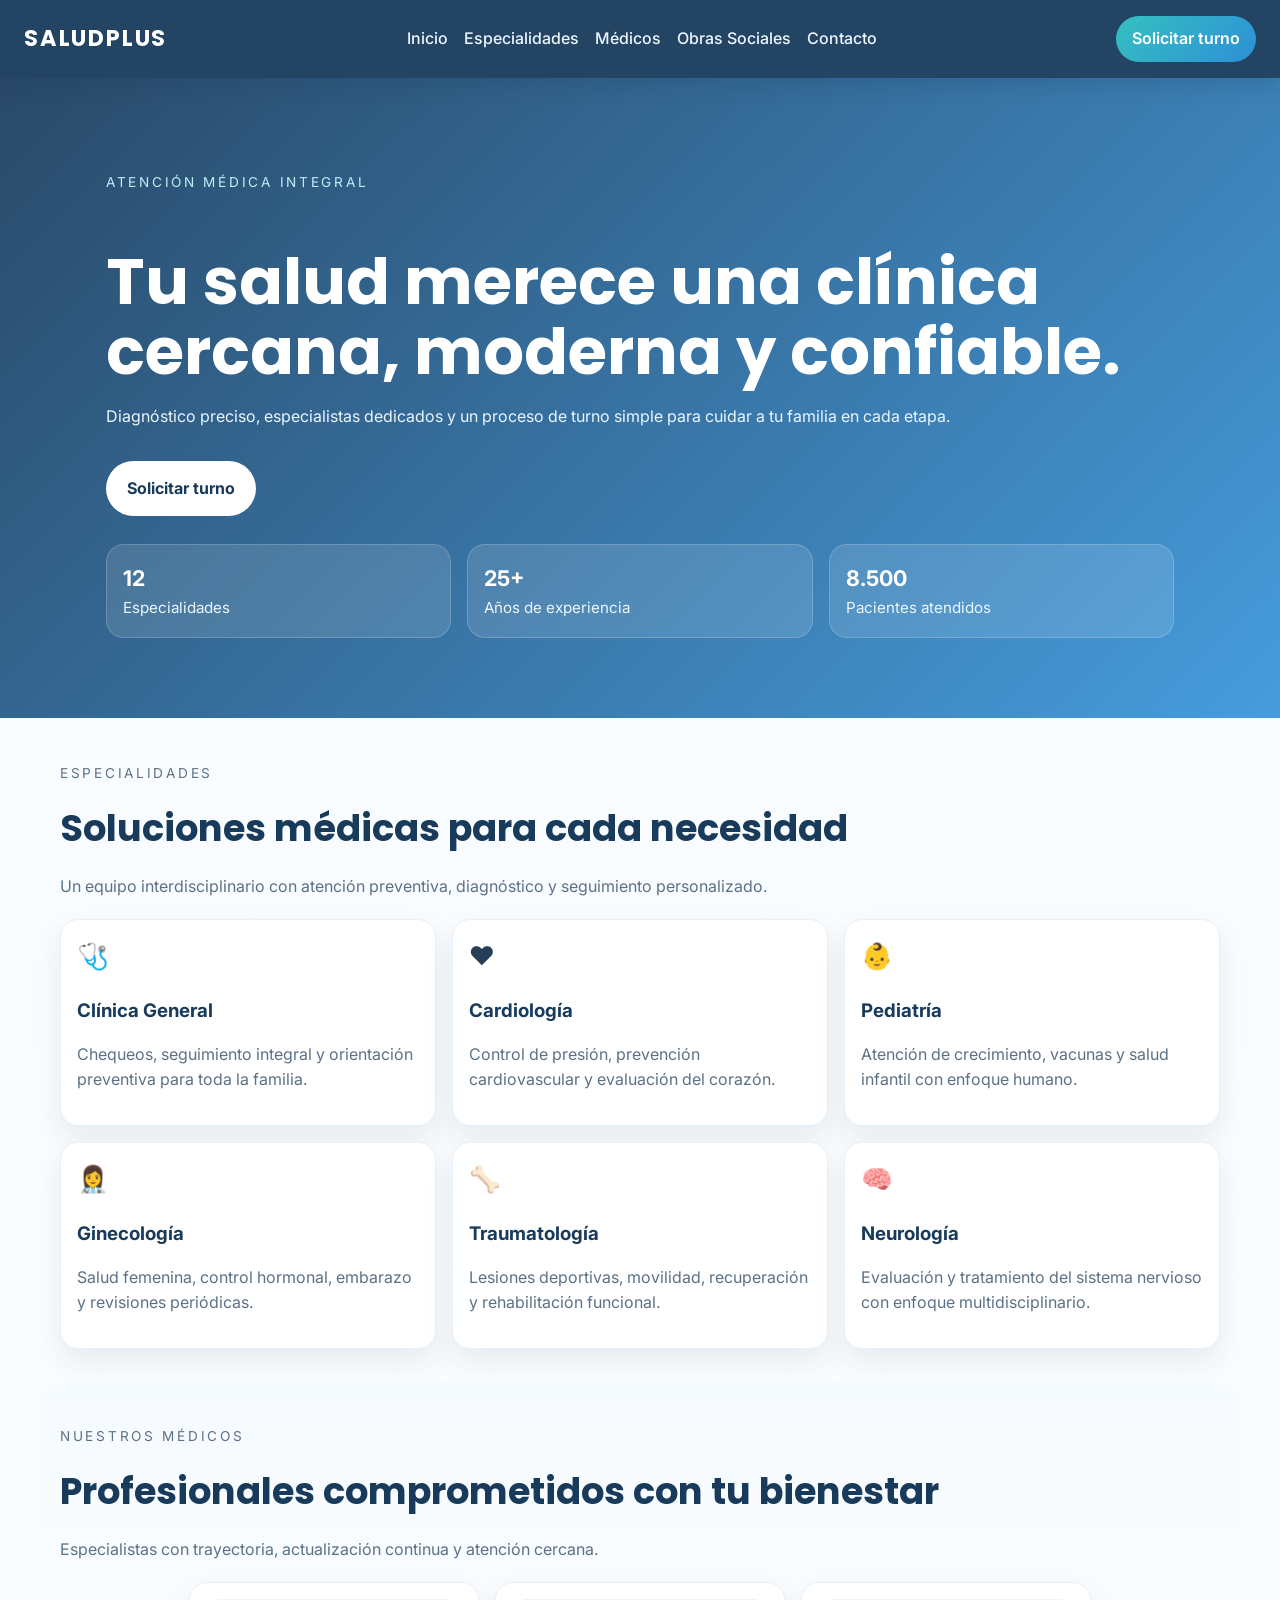
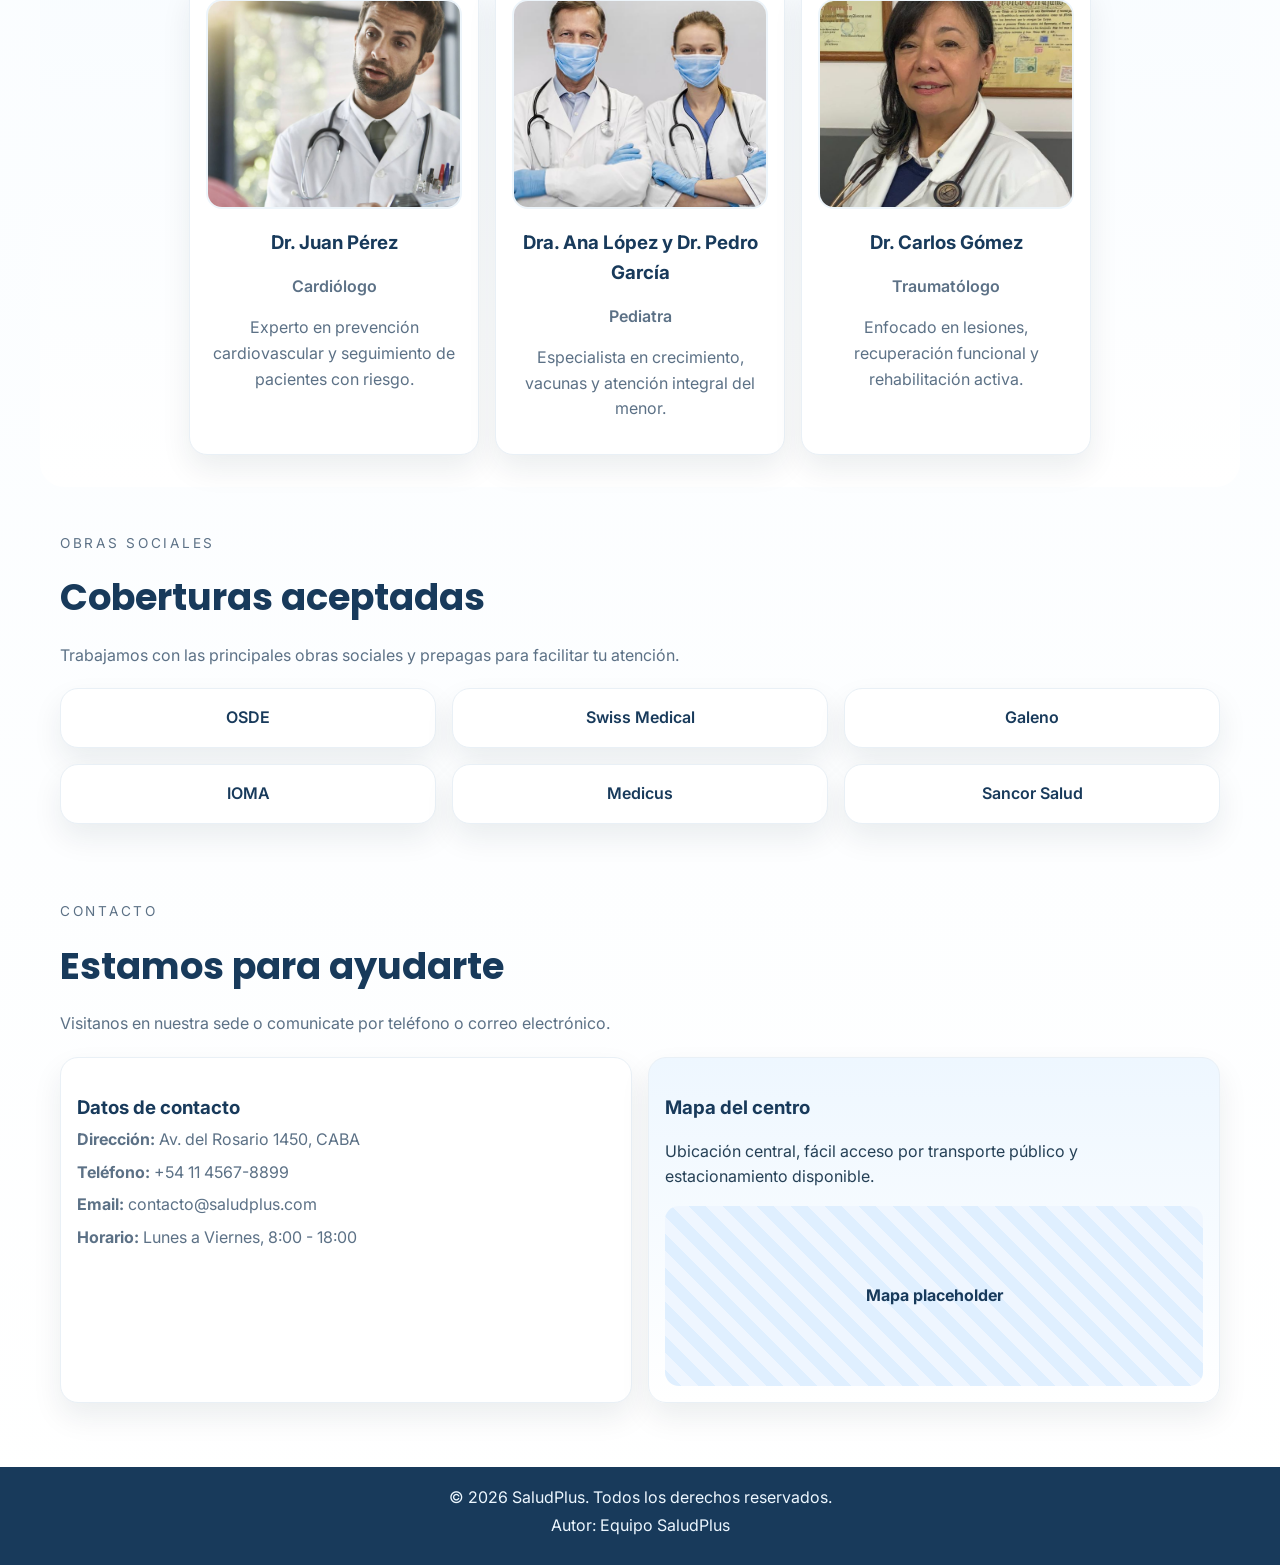
<file: index.html>
<!DOCTYPE html>
<html lang="es">
<head>
  <meta charset="UTF-8">
  <meta name="viewport" content="width=device-width, initial-scale=1.0">
  <meta name="description" content="SaludPlus: clínica médica moderna con especialidades, profesionales y turnos online.">
  <title>SaludPlus | Clínica Médica</title>
  <link rel="preconnect" href="https://fonts.googleapis.com">
  <link rel="preconnect" href="https://fonts.gstatic.com" crossorigin>
  <link href="https://fonts.googleapis.com/css2?family=Inter:wght@400;500;600;700;800&family=Poppins:wght@500;600;700&display=swap" rel="stylesheet">
  <link rel="stylesheet" href="css/style.css">
</head>
<body>
  <header class="header">
    <a class="logo" href="#inicio">SaludPlus</a>
    <nav class="nav">
      <a href="#inicio">Inicio</a>
      <a href="#especialidades">Especialidades</a>
      <a href="#medicos">Médicos</a>
      <a href="#obras-sociales">Obras Sociales</a>
      <a href="#contacto">Contacto</a>
    </nav>
    <a class="nav-cta" href="turnos.html">Solicitar turno</a>
  </header>

  <main>
    <section class="hero" id="inicio">
      <div class="hero-card">
        <p class="eyebrow">Atención médica integral</p>
        <h1>Tu salud merece una clínica cercana, moderna y confiable.</h1>
        <p class="lead">Diagnóstico preciso, especialistas dedicados y un proceso de turno simple para cuidar a tu familia en cada etapa.</p>
        <a class="hero-button" href="turnos.html">Solicitar turno</a>
        <div class="trust-grid">
          <article><strong>12</strong><span>Especialidades</span></article>
          <article><strong>25+</strong><span>Años de experiencia</span></article>
          <article><strong>8.500</strong><span>Pacientes atendidos</span></article>
        </div>
      </div>
    </section>

    <section class="section" id="especialidades">
      <div class="section-heading">
        <p class="eyebrow">Especialidades</p>
        <h2>Soluciones médicas para cada necesidad</h2>
        <p>Un equipo interdisciplinario con atención preventiva, diagnóstico y seguimiento personalizado.</p>
      </div>
      <div class="specialties-grid">
        <article class="card"><span class="badge">🩺</span><h3>Clínica General</h3><p>Chequeos, seguimiento integral y orientación preventiva para toda la familia.</p></article>
        <article class="card"><span class="badge">❤️</span><h3>Cardiología</h3><p>Control de presión, prevención cardiovascular y evaluación del corazón.</p></article>
        <article class="card"><span class="badge">👶</span><h3>Pediatría</h3><p>Atención de crecimiento, vacunas y salud infantil con enfoque humano.</p></article>
        <article class="card"><span class="badge">👩‍⚕️</span><h3>Ginecología</h3><p>Salud femenina, control hormonal, embarazo y revisiones periódicas.</p></article>
        <article class="card"><span class="badge">🦴</span><h3>Traumatología</h3><p>Lesiones deportivas, movilidad, recuperación y rehabilitación funcional.</p></article>
        <article class="card"><span class="badge">🧠</span><h3>Neurología</h3><p>Evaluación y tratamiento del sistema nervioso con enfoque multidisciplinario.</p></article>
      </div>
    </section>

    <section class="section doctors-section" id="medicos">
      <div class="section-heading">
        <p class="eyebrow">Nuestros médicos</p>
        <h2>Profesionales comprometidos con tu bienestar</h2>
        <p>Especialistas con trayectoria, actualización continua y atención cercana.</p>
      </div>
      <div class="doctors-grid">
        <article class="doctor-card">
          <img class="doctor-photo" src="medico1.jpg" alt="Profesional médico de SaludPlus" loading="lazy">
          <h3>Dr. Juan Pérez</h3>
          <p class="role">Cardiólogo</p>
          <p>Experto en prevención cardiovascular y seguimiento de pacientes con riesgo.</p>
        </article>
        <article class="doctor-card">
          <img class="doctor-photo" src="medicos2.jpg" alt="Equipo médico de SaludPlus" loading="lazy">
          <h3>Dra. Ana López y Dr. Pedro García</h3>
          <p class="role">Pediatra</p>
          <p>Especialista en crecimiento, vacunas y atención integral del menor.</p>
        </article>
        <article class="doctor-card">
          <img class="doctor-photo" src="medica33.jpg" alt="Profesional médica de SaludPlus" loading="lazy">
          <h3>Dr. Carlos Gómez</h3>
          <p class="role">Traumatólogo</p>
          <p>Enfocado en lesiones, recuperación funcional y rehabilitación activa.</p>
        </article>
      </div>
    </section>

    <section class="section" id="obras-sociales">
      <div class="section-heading">
        <p class="eyebrow">Obras sociales</p>
        <h2>Coberturas aceptadas</h2>
        <p>Trabajamos con las principales obras sociales y prepagas para facilitar tu atención.</p>
      </div>
      <div class="coverage-grid">
        <article class="coverage-item">OSDE</article>
        <article class="coverage-item">Swiss Medical</article>
        <article class="coverage-item">Galeno</article>
        <article class="coverage-item">IOMA</article>
        <article class="coverage-item">Medicus</article>
        <article class="coverage-item">Sancor Salud</article>
      </div>
    </section>

    <section class="section contact-section" id="contacto">
      <div class="section-heading">
        <p class="eyebrow">Contacto</p>
        <h2>Estamos para ayudarte</h2>
        <p>Visitanos en nuestra sede o comunicate por teléfono o correo electrónico.</p>
      </div>
      <div class="contact-grid">
        <article class="contact-card">
          <h3>Datos de contacto</h3>
          <ul>
            <li><strong>Dirección:</strong> Av. del Rosario 1450, CABA</li>
            <li><strong>Teléfono:</strong> +54 11 4567-8899</li>
            <li><strong>Email:</strong> contacto@saludplus.com</li>
            <li><strong>Horario:</strong> Lunes a Viernes, 8:00 - 18:00</li>
          </ul>
        </article>
        <article class="contact-card map-card">
          <h3>Mapa del centro</h3>
          <p>Ubicación central, fácil acceso por transporte público y estacionamiento disponible.</p>
          <div class="map-placeholder">Mapa placeholder</div>
        </article>
      </div>
    </section>
  </main>

  <footer class="footer">
    <p>© <span id="year"></span> SaludPlus. Todos los derechos reservados.</p>
    <p>Autor: Equipo SaludPlus</p>
  </footer>

  <script>
    document.getElementById('year').textContent = new Date().getFullYear();
  </script>
</body>
</html>
</file>
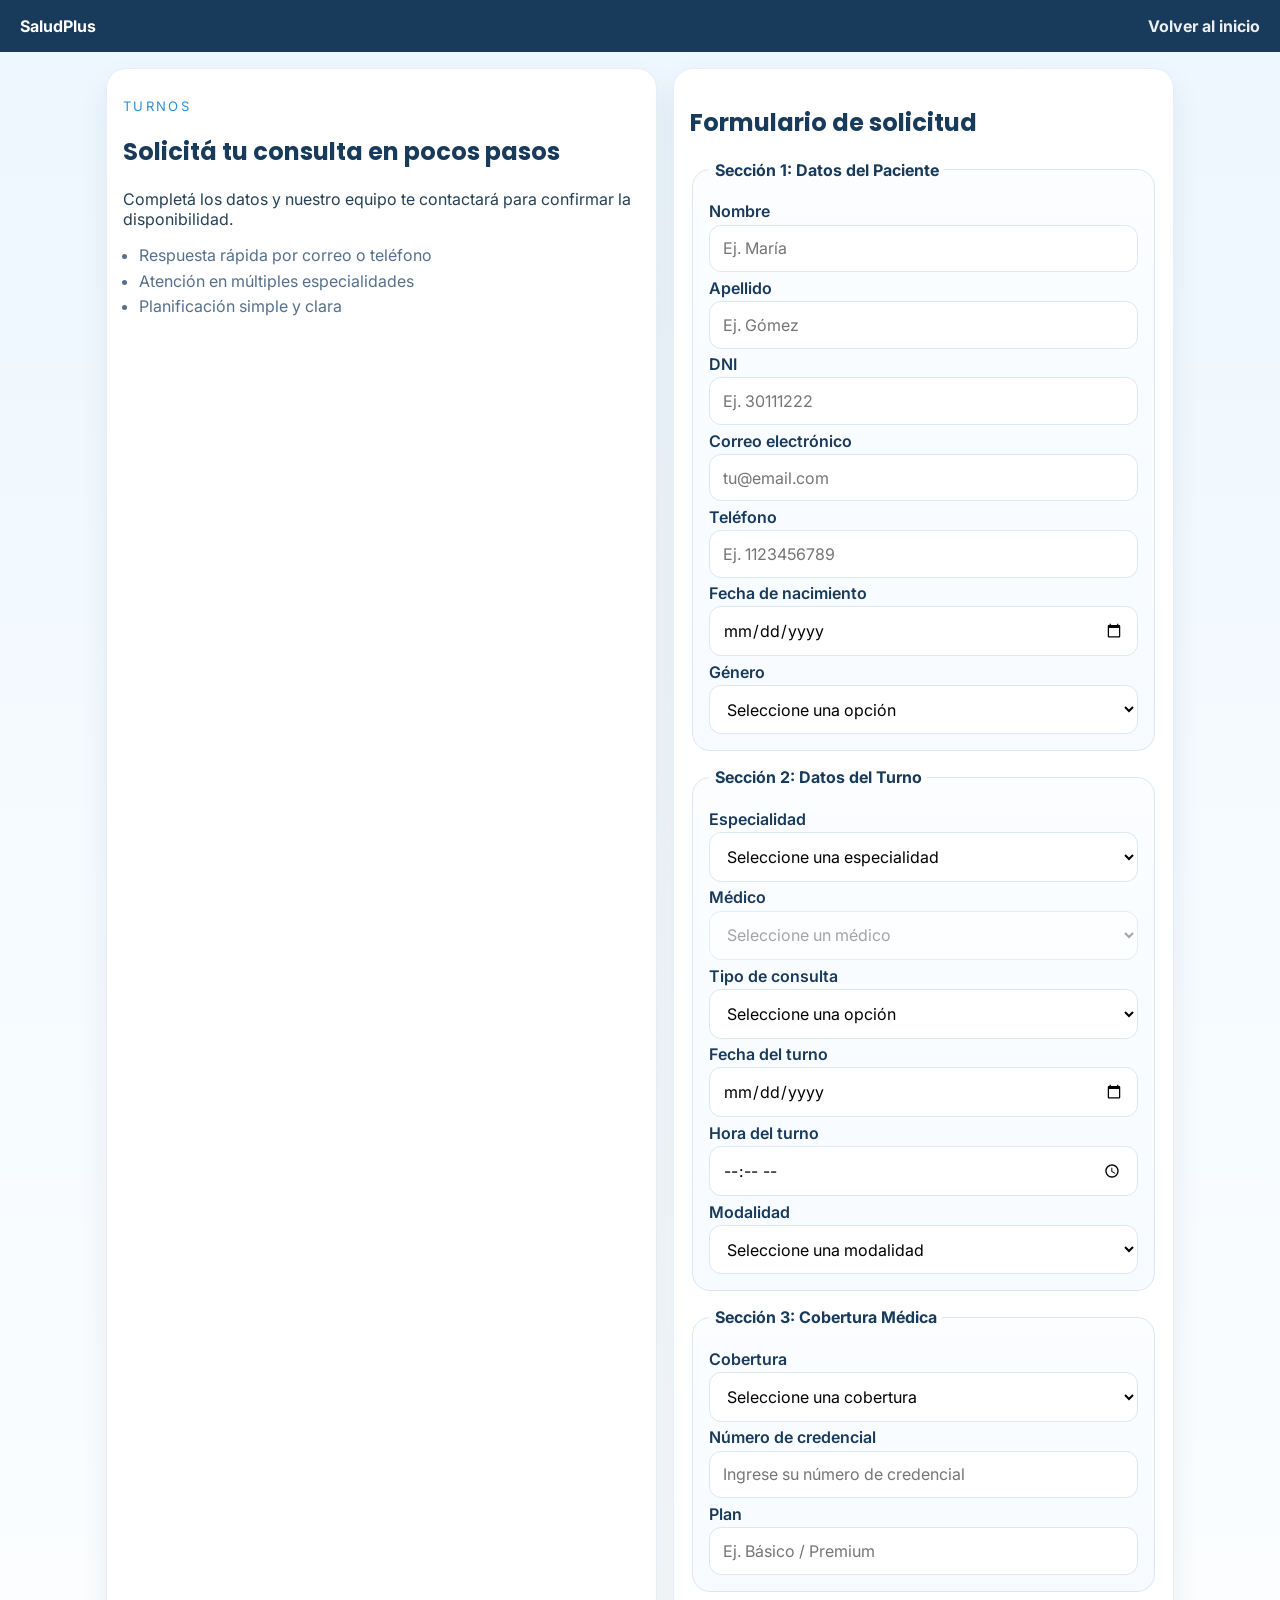
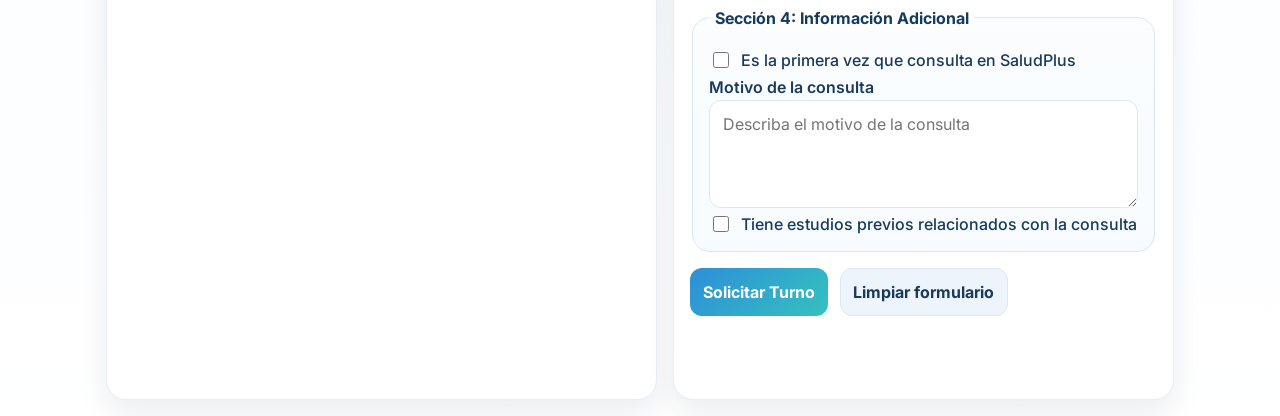
<file: turnos.html>
<!DOCTYPE html>
<html lang="es">
<head>
  <meta charset="UTF-8">
  <meta name="viewport" content="width=device-width, initial-scale=1.0">
  <title>SaludPlus | Solicitar turno</title>
  <link rel="preconnect" href="https://fonts.googleapis.com">
  <link rel="preconnect" href="https://fonts.gstatic.com" crossorigin>
  <link href="https://fonts.googleapis.com/css2?family=Inter:wght@400;500;600;700&family=Poppins:wght@600;700&display=swap" rel="stylesheet">
  <link rel="stylesheet" href="css/turnos.css">
</head>
<body>
  <header class="topbar">
    <a class="brand" href="index.html">SaludPlus</a>
    <a class="ghost-link" href="index.html">Volver al inicio</a>
  </header>

  <main class="page-shell">
    <section class="panel intro-panel">
      <p class="eyebrow">Turnos</p>
      <h1>Solicitá tu consulta en pocos pasos</h1>
      <p>Completá los datos y nuestro equipo te contactará para confirmar la disponibilidad.</p>
      <ul class="benefits">
        <li>Respuesta rápida por correo o teléfono</li>
        <li>Atención en múltiples especialidades</li>
        <li>Planificación simple y clara</li>
      </ul>
    </section>

    <section class="panel form-panel">
      <h2>Formulario de solicitud</h2>
      <form id="turnoForm" class="turno-form" novalidate>
        <fieldset class="form-section">
          <legend>Sección 1: Datos del Paciente</legend>
          <label for="nombre">Nombre</label>
          <input type="text" id="nombre" name="nombre" placeholder="Ej. María" required>

          <label for="apellido">Apellido</label>
          <input type="text" id="apellido" name="apellido" placeholder="Ej. Gómez" required>

          <label for="dni">DNI</label>
          <input type="text" id="dni" name="dni" placeholder="Ej. 30111222" required>

          <label for="email">Correo electrónico</label>
          <input type="email" id="email" name="email" placeholder="tu@email.com" required>

          <label for="telefono">Teléfono</label>
          <input type="tel" id="telefono" name="telefono" placeholder="Ej. 1123456789" required>

          <label for="fechaNacimiento">Fecha de nacimiento</label>
          <input type="date" id="fechaNacimiento" name="fechaNacimiento" required>

          <label for="genero">Género</label>
          <select id="genero" name="genero" required>
            <option value="">Seleccione una opción</option>
            <option value="Masculino">Masculino</option>
            <option value="Femenino">Femenino</option>
            <option value="Otro">Otro</option>
            <option value="Prefiero no especificar">Prefiero no especificar</option>
          </select>
        </fieldset>

        <fieldset class="form-section">
          <legend>Sección 2: Datos del Turno</legend>
          <label for="especialidad">Especialidad</label>
          <select id="especialidad" name="especialidad" required>
            <option value="">Seleccione una especialidad</option>
            <option value="clinica">Clínica General</option>
            <option value="cardiologia">Cardiología</option>
            <option value="pediatria">Pediatría</option>
            <option value="ginecologia">Ginecología</option>
            <option value="traumatologia">Traumatología</option>
            <option value="neurologia">Neurología</option>
          </select>

          <label for="medico">Médico</label>
          <select id="medico" name="medico" disabled required>
            <option value="">Seleccione un médico</option>
          </select>

          <label for="tipoConsulta">Tipo de consulta</label>
          <select id="tipoConsulta" name="tipoConsulta" required>
            <option value="">Seleccione una opción</option>
            <option value="Primera consulta">Primera consulta</option>
            <option value="Control">Control</option>
            <option value="Resultado de estudios">Resultado de estudios</option>
          </select>

          <label for="fechaTurno">Fecha del turno</label>
          <input type="date" id="fechaTurno" name="fechaTurno" required>

          <label for="horaTurno">Hora del turno</label>
          <input type="time" id="horaTurno" name="horaTurno" required>

          <label for="modalidad">Modalidad</label>
          <select id="modalidad" name="modalidad" required>
            <option value="">Seleccione una modalidad</option>
            <option value="Presencial">Presencial</option>
            <option value="Videoconsulta">Videoconsulta</option>
          </select>

          <div id="plataformaGroup" class="hidden-field">
            <label for="plataforma">Plataforma preferida</label>
            <select id="plataforma" name="plataforma">
              <option value="">Seleccione una plataforma</option>
              <option value="Zoom">Zoom</option>
              <option value="Google Meet">Google Meet</option>
              <option value="Teams">Teams</option>
            </select>
          </div>
        </fieldset>

        <fieldset class="form-section">
          <legend>Sección 3: Cobertura Médica</legend>
          <label for="cobertura">Cobertura</label>
          <select id="cobertura" name="cobertura" required>
            <option value="">Seleccione una cobertura</option>
            <option value="OSDE">OSDE</option>
            <option value="Swiss Medical">Swiss Medical</option>
            <option value="Galeno">Galeno</option>
            <option value="IOMA">IOMA</option>
            <option value="Medicus">Medicus</option>
            <option value="Sancor Salud">Sancor Salud</option>
            <option value="Particular">Particular</option>
          </select>

          <div id="credencialGroup" class="hidden-field">
            <label for="numeroCredencial">Número de credencial</label>
            <input type="text" id="numeroCredencial" name="numeroCredencial" placeholder="Ingrese su número de credencial">
          </div>

          <div id="planGroup" class="hidden-field">
            <label for="plan">Plan</label>
            <input type="text" id="plan" name="plan" placeholder="Ej. Básico / Premium">
          </div>
        </fieldset>

        <fieldset class="form-section">
          <legend>Sección 4: Información Adicional</legend>
          <label class="checkbox-row" for="primeraVisita">
            <input type="checkbox" id="primeraVisita" name="primeraVisita">
            Es la primera vez que consulta en SaludPlus
          </label>

          <div id="comoNosConocioGroup" class="hidden-field">
            <label for="comoNosConocio">Cómo nos conoció</label>
            <select id="comoNosConocio" name="comoNosConocio">
              <option value="">Seleccione una opción</option>
              <option value="Búsqueda en internet">Búsqueda en internet</option>
              <option value="Recomendación de un conocido">Recomendación de un conocido</option>
              <option value="Redes sociales">Redes sociales</option>
              <option value="Otro">Otro</option>
            </select>
          </div>

          <label for="motivoConsulta">Motivo de la consulta</label>
          <textarea id="motivoConsulta" name="motivoConsulta" rows="4" placeholder="Describa el motivo de la consulta" required></textarea>

          <label class="checkbox-row" for="estudiosPrevios">
            <input type="checkbox" id="estudiosPrevios" name="estudiosPrevios">
            Tiene estudios previos relacionados con la consulta
          </label>

          <div id="descripcionEstudiosGroup" class="hidden-field">
            <label for="descripcionEstudios">Descripción de estudios</label>
            <textarea id="descripcionEstudios" name="descripcionEstudios" rows="3" placeholder="Indique qué estudios o estudios previos trae"></textarea>
          </div>
        </fieldset>

        <div class="actions">
          <button type="submit">Solicitar Turno</button>
          <button type="reset" class="secondary-button">Limpiar formulario</button>
        </div>
        <p class="status" id="status" aria-live="polite"></p>
      </form>
    </section>
  </main>

  <script src="js/validaciones.js"></script>
</body>
</html>
</file>
<file: css/style.css>
:root {
  --navy: #183a5b;
  --blue: #2d8fd8;
  --teal: #35c1bf;
  --mint: #e6f8f6;
  --surface: #ffffff;
  --text: #254056;
  --muted: #5c7186;
}

* { box-sizing: border-box; }
html { scroll-behavior: smooth; }
body {
  margin: 0;
  font-family: 'Inter', Arial, sans-serif;
  color: var(--text);
  background: linear-gradient(180deg, #f6fbff 0%, #ffffff 100%);
  line-height: 1.6;
}

img { max-width: 100%; display: block; }
a { text-decoration: none; color: inherit; }
ul { list-style: none; padding: 0; margin: 0; }

.header {
  display: flex;
  align-items: center;
  justify-content: space-between;
  gap: 1rem;
  padding: 1rem 1.5rem;
  position: sticky;
  top: 0;
  z-index: 10;
  background: rgba(24, 58, 91, 0.95);
  color: #fff;
  box-shadow: 0 8px 18px rgba(24, 58, 91, 0.18);
}

.logo {
  font-family: 'Poppins', Arial, sans-serif;
  font-size: 1.4rem;
  font-weight: 700;
  letter-spacing: 0.08em;
  text-transform: uppercase;
}

.nav, .nav-cta { display: flex; align-items: center; gap: 1rem; }
.nav a { color: #edf7ff; font-weight: 500; }
.nav a:hover, .nav-cta:hover { opacity: 0.9; }
.nav-cta {
  padding: 0.65rem 1rem;
  border-radius: 999px;
  background: linear-gradient(135deg, var(--teal), var(--blue));
  color: #fff;
  font-weight: 600;
}

main { padding-bottom: 2rem; }
.section, .hero { padding: 2rem 1.25rem; }
.section { max-width: 1200px; margin: 0 auto; }
.hero {
  background:
    linear-gradient(135deg, rgba(24, 58, 91, 0.92), rgba(45, 143, 216, 0.88)),
    url('https://images.unsplash.com/photo-1576091160550-2173dba999ef?auto=format&fit=crop&w=1200&q=80') center/cover no-repeat;
  color: #fff;
}
.hero-card {
  max-width: 1100px;
  margin: 0 auto;
  padding: 3rem 1rem;
}
.eyebrow {
  text-transform: uppercase;
  letter-spacing: 0.2em;
  font-size: 0.85rem;
  color: #bfeef9;
}
.hero h1, .section h2 {
  font-family: 'Poppins', Arial, sans-serif;
  color: #fff;
}
.hero h1 { font-size: clamp(2.4rem, 6vw, 4rem); line-height: 1.1; margin-bottom: 0.75rem; }
.lead, .section-heading p { color: #ebf7ff; }
.hero-button {
  display: inline-block;
  margin-top: 1rem;
  padding: 0.9rem 1.3rem;
  border-radius: 999px;
  background: #fff;
  color: var(--navy);
  font-weight: 700;
}
.trust-grid {
  display: grid;
  grid-template-columns: repeat(3, 1fr);
  gap: 1rem;
  margin-top: 1.75rem;
}
.trust-grid article {
  background: rgba(255,255,255,0.12);
  border: 1px solid rgba(255,255,255,0.18);
  border-radius: 18px;
  padding: 1rem;
}
.trust-grid strong { display: block; font-size: 1.35rem; color: #fff; }
.trust-grid span { color: #eaf7ff; font-size: 0.95rem; }

.section-heading { margin-bottom: 1.25rem; }
.section-heading h2 {
  color: var(--navy);
  font-size: clamp(1.7rem, 4vw, 2.3rem);
  margin: 0.2rem 0 0.4rem;
}
.section-heading p { color: var(--muted); }

.specialties-grid {
  display: grid;
  grid-template-columns: repeat(3, minmax(0, 1fr));
  gap: 1rem;
}
.card, .doctor-card, .contact-card, .coverage-item {
  background: var(--surface);
  border-radius: 18px;
  box-shadow: 0 14px 30px rgba(17, 34, 56, 0.08);
  border: 1px solid #e9f0f6;
}
.card { padding: 1rem; }
.badge { font-size: 1.6rem; }
.card h3, .doctor-card h3, .contact-card h3 { color: var(--navy); margin-bottom: 0.25rem; }
.card p, .doctor-card p, .contact-card li { color: var(--muted); }

.doctors-section { background: linear-gradient(180deg, #f6fbff 0%, #ffffff 100%); border-radius: 24px; }
.doctors-grid {
  display: flex;
  flex-wrap: wrap;
  gap: 1rem;
  justify-content: center;
}
.doctor-card {
  padding: 1rem;
  width: 290px;
  text-align: center;
  transition: transform 0.2s ease, box-shadow 0.2s ease;
}
.doctor-card:hover {
  transform: translateY(-4px);
  box-shadow: 0 18px 32px rgba(17, 34, 56, 0.14);
}
.doctor-photo {
  width: 100%;
  height: 210px;
  object-fit: cover;
  border-radius: 16px;
  margin-bottom: 0.85rem;
  border: 2px solid #edf5fb;
}
.role { color: var(--blue); font-weight: 600; }

.coverage-grid {
  display: grid;
  grid-template-columns: repeat(3, minmax(0, 1fr));
  gap: 1rem;
}
.coverage-item {
  padding: 1rem;
  text-align: center;
  font-weight: 600;
  color: var(--navy);
}

.contact-grid { display: grid; grid-template-columns: repeat(2, minmax(0, 1fr)); gap: 1rem; }
.contact-card { padding: 1rem; }
.contact-card li { margin-bottom: 0.45rem; }
.map-card { background: linear-gradient(180deg, #eef7ff 0%, #fff 100%); }
.map-placeholder {
  margin-top: 0.8rem;
  min-height: 180px;
  display: grid; place-items: center;
  border-radius: 14px;
  background: repeating-linear-gradient(45deg, #dfefff, #dfefff 12px, #eff6ff 12px, #eff6ff 24px);
  color: var(--navy);
  font-weight: 700;
}

.footer {
  background: var(--navy);
  color: #fff;
  text-align: center;
  padding: 1rem 1.25rem 1.5rem;
}
.footer p { margin: 0.15rem 0; color: #edf7ff; }

@media (max-width: 1024px) {
  .specialties-grid, .coverage-grid { grid-template-columns: repeat(2, 1fr); }
}

@media (max-width: 880px) {
  .header { flex-wrap: wrap; justify-content: center; }
  .nav { flex-wrap: wrap; justify-content: center; }
  .contact-grid { grid-template-columns: 1fr; }
}

@media (max-width: 640px) {
  .hero-card { padding: 2rem 0.2rem; }
  .trust-grid, .specialties-grid, .coverage-grid { grid-template-columns: 1fr; }
  .nav { gap: 0.6rem; font-size: 0.95rem; }
  .nav-cta { width: 100%; justify-content: center; }
}
</file>
<file: css/turnos.css>
:root {
  --navy: #183a5b;
  --blue: #2d8fd8;
  --teal: #35c1bf;
  --surface: #ffffff;
  --text: #254056;
  --muted: #56708b;
}

* { box-sizing: border-box; }
body {
  margin: 0;
  font-family: 'Inter', Arial, sans-serif;
  color: var(--text);
  background: linear-gradient(180deg, #edf7ff 0%, #ffffff 100%);
}

.topbar {
  display: flex; justify-content: space-between; align-items: center;
  padding: 1rem 1.25rem;
  background: var(--navy);
  color: #fff;
}
.brand, .ghost-link { color: #fff; text-decoration: none; font-weight: 700; }
.ghost-link { opacity: 0.92; }

.page-shell {
  display: grid; grid-template-columns: 1.1fr 1fr;
  gap: 1rem; max-width: 1100px; margin: 0 auto; padding: 1rem;
}
.panel {
  background: var(--surface); border-radius: 20px; box-shadow: 0 14px 30px rgba(17, 34, 56, 0.08); border: 1px solid #e7eef5; padding: 1rem;
}
.eyebrow { text-transform: uppercase; letter-spacing: 0.18em; font-size: 0.82rem; color: var(--blue); }
h1, h2 { font-family: 'Poppins', Arial, sans-serif; color: var(--navy); }
.benefits { padding-left: 1rem; color: var(--muted); }
.benefits li { margin-bottom: 0.35rem; }

.turno-form {
  display: grid; gap: 1rem; max-width: 800px; margin: 0 auto;
}
.form-section {
  border: 1px solid #dbe7f0; border-radius: 18px; padding: 1rem;
  background: linear-gradient(180deg, #fbfdff 0%, #f7fbff 100%);
}
.form-section legend {
  font-weight: 700; color: var(--navy); padding: 0 0.35rem;
}
label {
  display: grid; gap: 0.35rem; color: var(--navy); font-weight: 600; margin-top: 0.35rem;
}
.field-group { display: grid; gap: 0.2rem; }
.checkbox-row {
  display: flex; align-items: center; gap: 0.55rem; font-weight: 500;
}
.checkbox-row input { width: 1rem; height: 1rem; }
input, select, textarea, button {
  font: inherit; border-radius: 12px; border: 1px solid #dce7f0; padding: 0.8rem; background: #fff;
}
input:focus, select:focus, textarea:focus {
  outline: none; border-color: var(--blue); box-shadow: 0 0 0 3px rgba(45, 143, 216, 0.18);
}
button {
  cursor: pointer; border: none; background: linear-gradient(135deg, var(--blue), var(--teal)); color: #fff; font-weight: 700;
}
button:hover { transform: translateY(-1px); }
.secondary-button { background: #edf4fb; color: var(--navy); border: 1px solid #dce7f0; }
.actions { display: flex; gap: 0.75rem; flex-wrap: wrap; }
.hidden-field { display: none; }
.campo-error { border-color: #d9534f !important; background-color: #fff5f5 !important; }
.campo-ok { border-color: #2e8b57 !important; background-color: #f4fff8 !important; }
.mensaje-error { color: #c0392b; font-size: 0.88rem; margin-top: 0.25rem; }
.status { min-height: 1.2em; color: #0b7a53; font-weight: 600; }

@media (max-width: 860px) { .page-shell { grid-template-columns: 1fr; } }
@media (max-width: 640px) { .actions { flex-direction: column; } }
</file>
